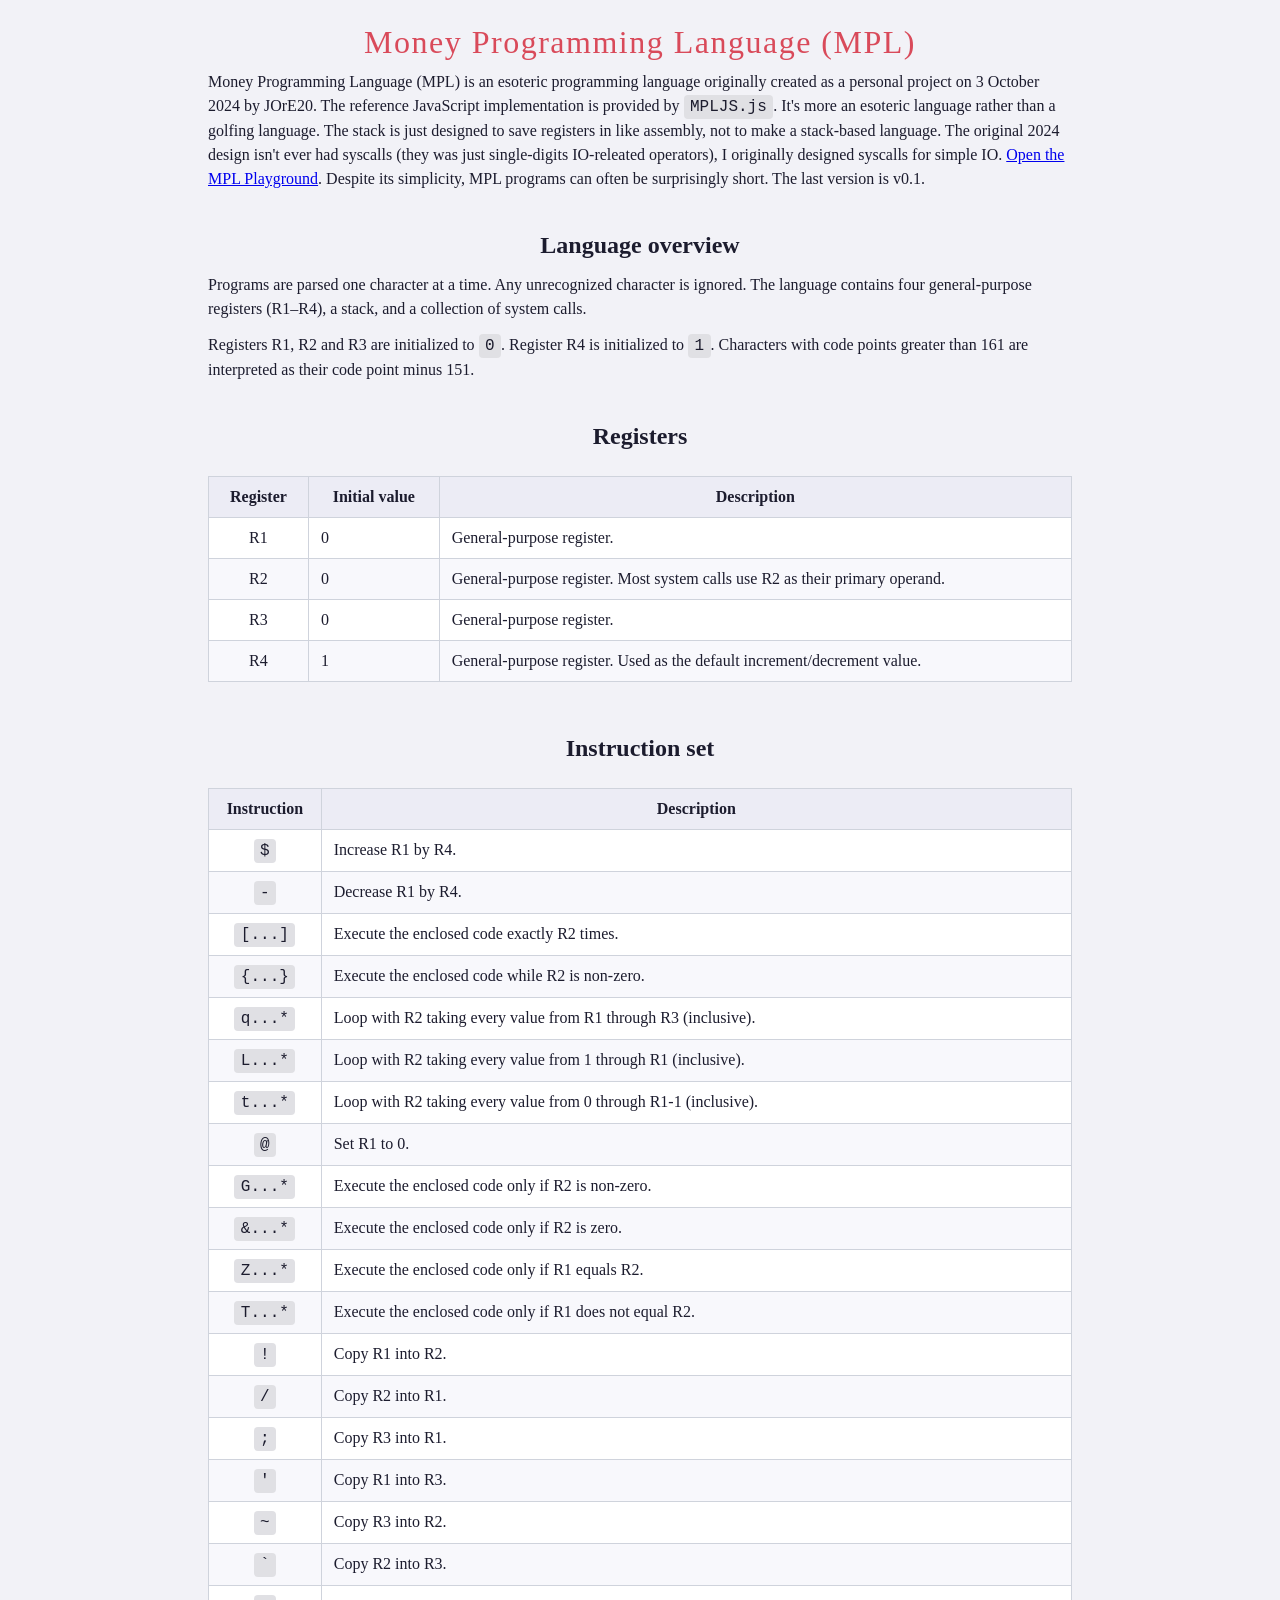
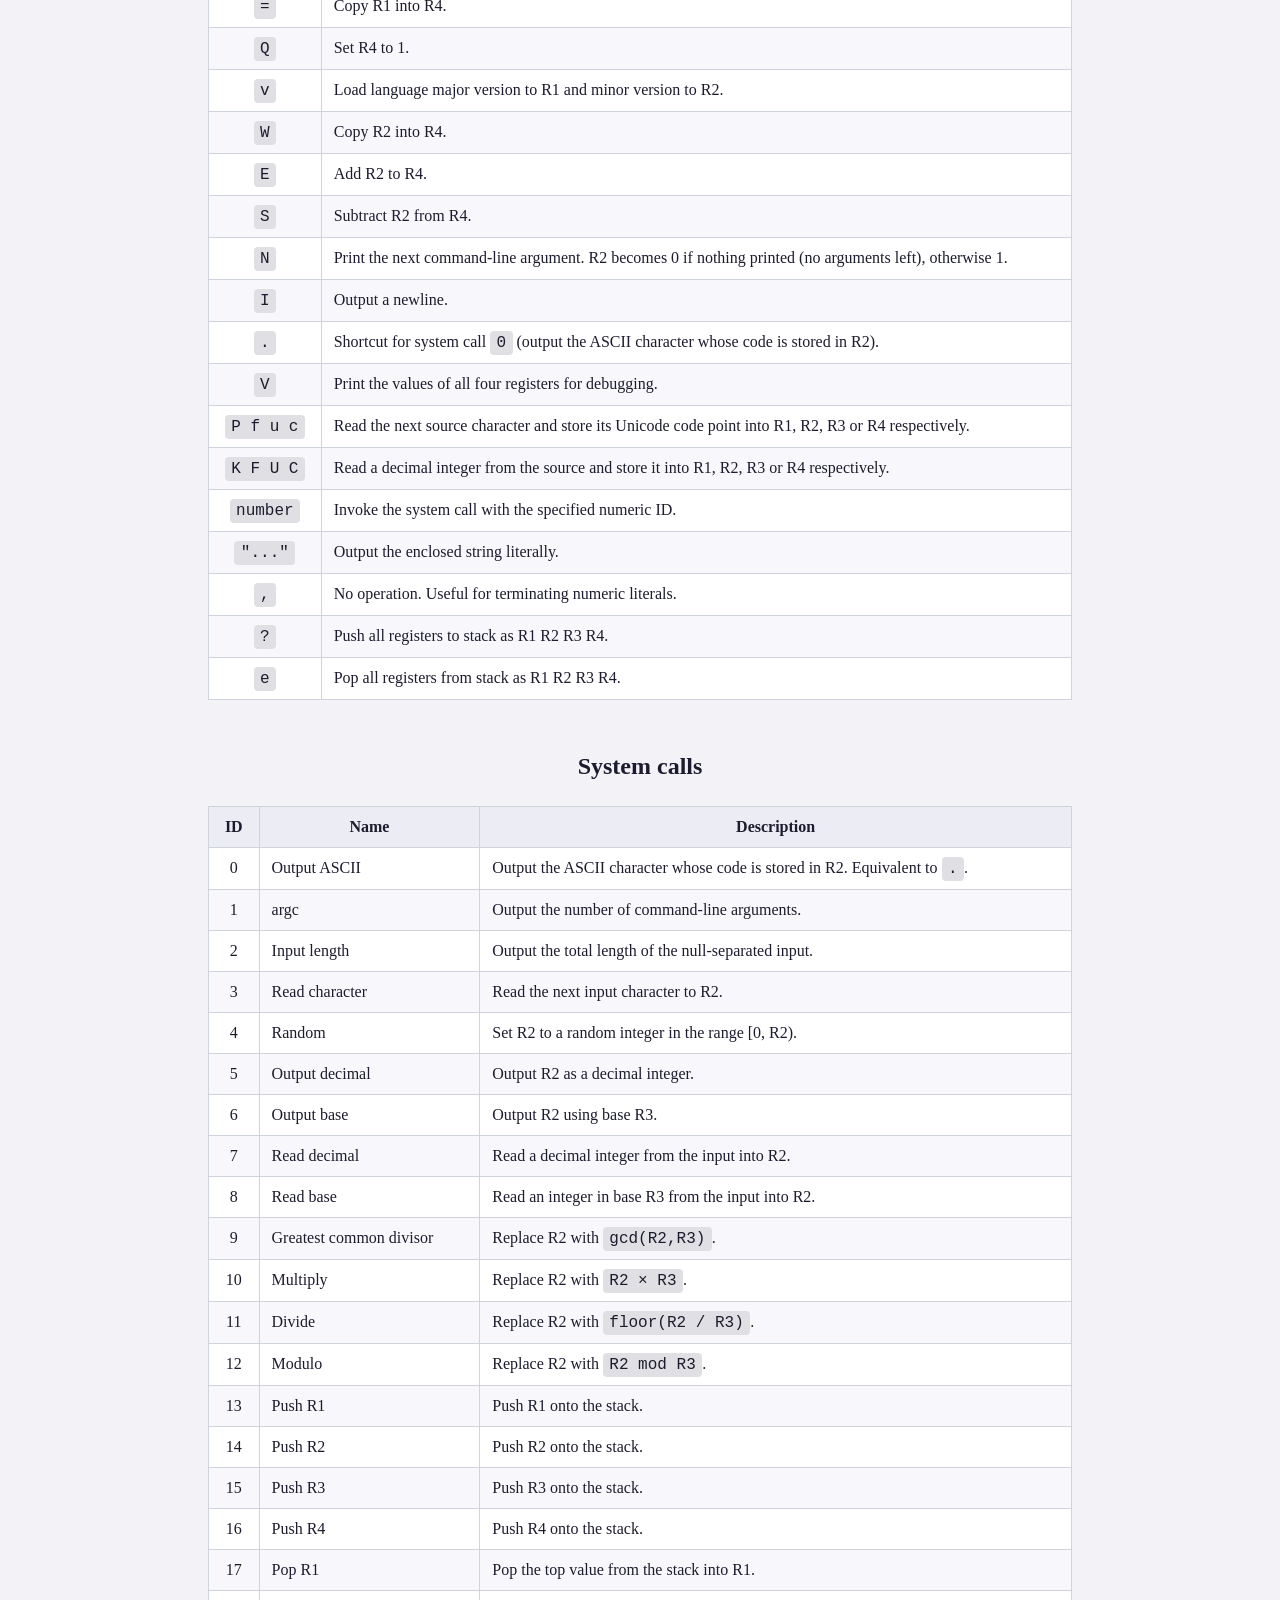
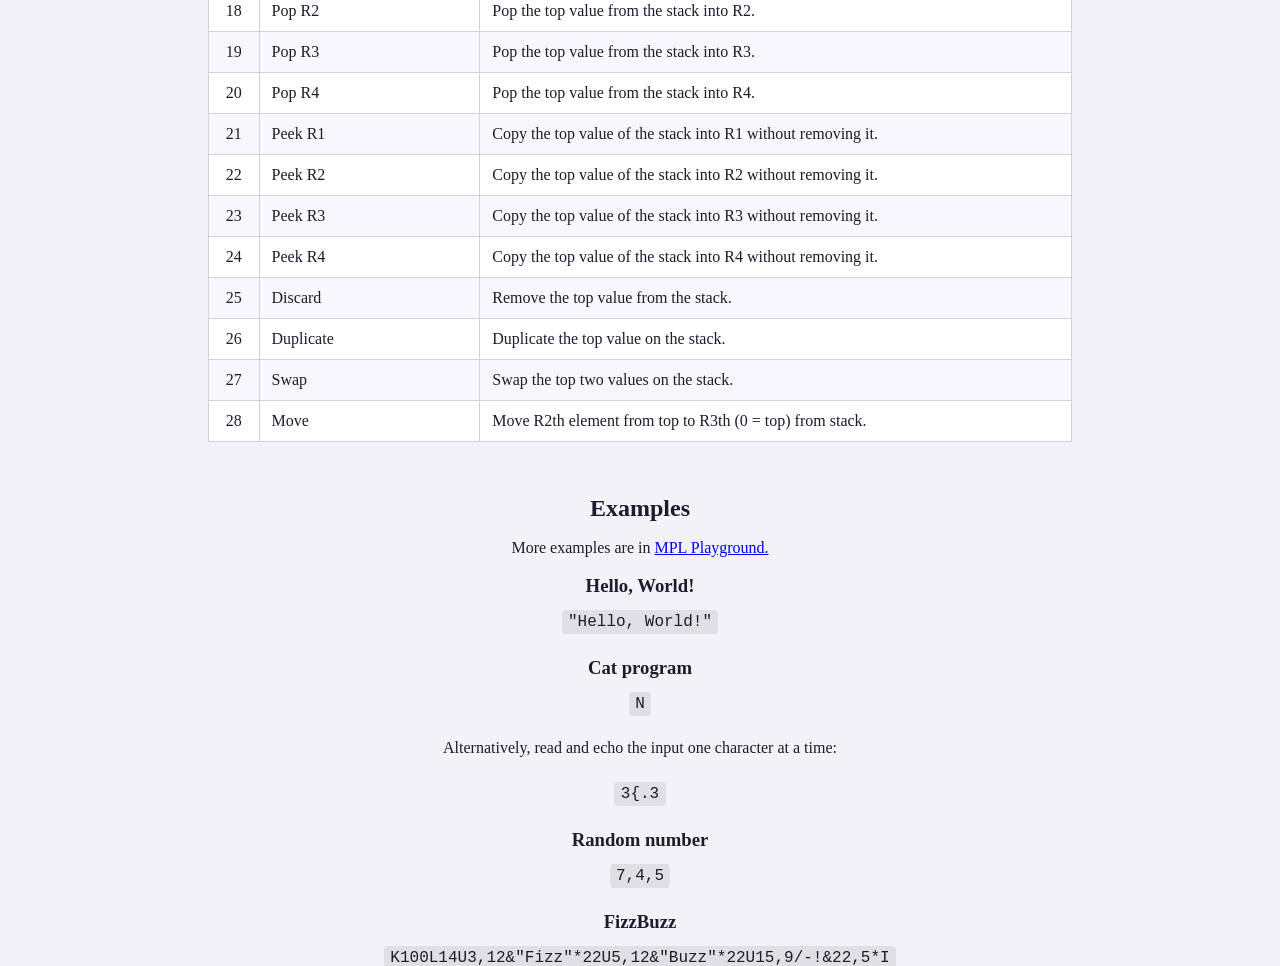
<file: mpl/mpl.html>
<!DOCTYPE html>
<html lang="en">
<head>
  <meta charset="utf-8">
  <title>Money Programming Language (MPL)</title>
  <link rel="stylesheet" href="../style.css">
  <link rel="stylesheet" href="mpl-style.css">
</head>
<body>

<h1>Money Programming Language (MPL)</h1>

<p>
Money Programming Language (MPL) is an esoteric programming language originally created as a
personal project on 3 October 2024 by JOrE20. The reference JavaScript implementation is provided by
<code>MPLJS.js</code>. It's more an esoteric language rather than a golfing language. The stack is just
designed to save registers in like assembly, not to make a stack-based language. The original 2024
design isn't ever had syscalls (they was just single-digits IO-releated operators), I originally designed syscalls
for simple IO.
<a href="mpljs.html">Open the MPL Playground</a>.
Despite its simplicity, MPL programs can often be surprisingly short. The last version is v0.1.
</p>

<h2>Language overview</h2>

<p>
Programs are parsed one character at a time. Any unrecognized character is ignored.
The language contains four general-purpose registers (R1&ndash;R4), a stack, and a collection of
system calls.
</p>

<p>
Registers R1, R2 and R3 are initialized to <code>0</code>.
Register R4 is initialized to <code>1</code>.
Characters with code points greater than 161 are interpreted as their code point minus 151.
</p>

<h2>Registers</h2>

<table class="mpl-table">
<thead>
<tr>
<th>Register</th>
<th>Initial value</th>
<th>Description</th>
</tr>
</thead>
<tbody>
<tr>
<td>R1</td>
<td>0</td>
<td>General-purpose register.</td>
</tr>
<tr>
<td>R2</td>
<td>0</td>
<td>General-purpose register. Most system calls use R2 as their primary operand.</td>
</tr>
<tr>
<td>R3</td>
<td>0</td>
<td>General-purpose register.</td>
</tr>
<tr>
<td>R4</td>
<td>1</td>
<td>General-purpose register. Used as the default increment/decrement value.</td>
</tr>
</tbody>
</table>

<h2>Instruction set</h2>

<table class="mpl-table">
<thead>
<tr>
<th>Instruction</th>
<th>Description</th>
</tr>
</thead>
<tbody>

<tr><td><code>$</code></td><td>Increase R1 by R4.</td></tr>
<tr><td><code>-</code></td><td>Decrease R1 by R4.</td></tr>
<tr><td><code>[...]</code></td><td>Execute the enclosed code exactly R2 times.</td></tr>
<tr><td><code>{...}</code></td><td>Execute the enclosed code while R2 is non-zero.</td></tr>
<tr><td><code>q...*</code></td><td>Loop with R2 taking every value from R1 through R3 (inclusive).</td></tr>
<tr><td><code>L...*</code></td><td>Loop with R2 taking every value from 1 through R1 (inclusive).</td></tr>
<tr><td><code>t...*</code></td><td>Loop with R2 taking every value from 0 through R1-1 (inclusive).</td></tr>
<tr><td><code>@</code></td><td>Set R1 to 0.</td></tr>
<tr><td><code>G...*</code></td><td>Execute the enclosed code only if R2 is non-zero.</td></tr>
<tr><td><code>&amp;...*</code></td><td>Execute the enclosed code only if R2 is zero.</td></tr>
<tr><td><code>Z...*</code></td><td>Execute the enclosed code only if R1 equals R2.</td></tr>
<tr><td><code>T...*</code></td><td>Execute the enclosed code only if R1 does not equal R2.</td></tr>
<tr><td><code>!</code></td><td>Copy R1 into R2.</td></tr>
<tr><td><code>/</code></td><td>Copy R2 into R1.</td></tr>
<tr><td><code>;</code></td><td>Copy R3 into R1.</td></tr>
<tr><td><code>'</code></td><td>Copy R1 into R3.</td></tr>
<tr><td><code>~</code></td><td>Copy R3 into R2.</td></tr>
<tr><td><code>`</code></td><td>Copy R2 into R3.</td></tr>
<tr><td><code>=</code></td><td>Copy R1 into R4.</td></tr>
<tr><td><code>Q</code></td><td>Set R4 to 1.</td></tr>
<tr><td><code>v</code></td><td>Load language major version to R1 and minor version to R2.</td></tr>
<tr><td><code>W</code></td><td>Copy R2 into R4.</td></tr>
<tr><td><code>E</code></td><td>Add R2 to R4.</td></tr>
<tr><td><code>S</code></td><td>Subtract R2 from R4.</td></tr>
<tr><td><code>N</code></td><td>Print the next command-line argument. R2 becomes 0 if nothing printed (no arguments left), otherwise 1.</td></tr>
<tr><td><code>I</code></td><td>Output a newline.</td></tr>
<tr><td><code>.</code></td><td>Shortcut for system call <code>0</code> (output the ASCII character whose code is stored in R2).</td></tr>
<tr><td><code>V</code></td><td>Print the values of all four registers for debugging.</td></tr>
<tr><td><code>P f u c</code></td><td>Read the next source character and store its Unicode code point into R1, R2, R3 or R4 respectively.</td></tr>
<tr><td><code>K F U C</code></td><td>Read a decimal integer from the source and store it into R1, R2, R3 or R4 respectively.</td></tr>
<tr><td><code>number</code></td><td>Invoke the system call with the specified numeric ID.</td></tr>
<tr><td><code>"..."</code></td><td>Output the enclosed string literally.</td></tr>
<tr><td><code>,</code></td><td>No operation. Useful for terminating numeric literals.</td></tr>
<tr><td><code>?</code></td><td>Push all registers to stack as R1 R2 R3 R4.</td></tr>
<tr><td><code>e</code></td><td>Pop all registers from stack as R1 R2 R3 R4.</td></tr>

</tbody>
</table>

<h2>System calls</h2>

<table class="mpl-table">
<thead>
<tr>
<th>ID</th>
<th>Name</th>
<th>Description</th>
</tr>
</thead>
<tbody>

<tr><td>0</td><td>Output ASCII</td><td>Output the ASCII character whose code is stored in R2. Equivalent to <code>.</code>.</td></tr>
<tr><td>1</td><td>argc</td><td>Output the number of command-line arguments.</td></tr>
<tr><td>2</td><td>Input length</td><td>Output the total length of the null-separated input.</td></tr>
<tr><td>3</td><td>Read character</td><td>Read the next input character to R2.</td></tr>
<tr><td>4</td><td>Random</td><td>Set R2 to a random integer in the range [0, R2).</td></tr>
<tr><td>5</td><td>Output decimal</td><td>Output R2 as a decimal integer.</td></tr>
<tr><td>6</td><td>Output base</td><td>Output R2 using base R3.</td></tr>
<tr><td>7</td><td>Read decimal</td><td>Read a decimal integer from the input into R2.</td></tr>
<tr><td>8</td><td>Read base</td><td>Read an integer in base R3 from the input into R2.</td></tr>
<tr><td>9</td><td>Greatest common divisor</td><td>Replace R2 with <code>gcd(R2,R3)</code>.</td></tr>
<tr><td>10</td><td>Multiply</td><td>Replace R2 with <code>R2 × R3</code>.</td></tr>
<tr><td>11</td><td>Divide</td><td>Replace R2 with <code>floor(R2 / R3)</code>.</td></tr>
<tr><td>12</td><td>Modulo</td><td>Replace R2 with <code>R2 mod R3</code>.</td></tr>
<tr><td>13</td><td>Push R1</td><td>Push R1 onto the stack.</td></tr>
<tr><td>14</td><td>Push R2</td><td>Push R2 onto the stack.</td></tr>
<tr><td>15</td><td>Push R3</td><td>Push R3 onto the stack.</td></tr>
<tr><td>16</td><td>Push R4</td><td>Push R4 onto the stack.</td></tr>
<tr><td>17</td><td>Pop R1</td><td>Pop the top value from the stack into R1.</td></tr>
<tr><td>18</td><td>Pop R2</td><td>Pop the top value from the stack into R2.</td></tr>
<tr><td>19</td><td>Pop R3</td><td>Pop the top value from the stack into R3.</td></tr>
<tr><td>20</td><td>Pop R4</td><td>Pop the top value from the stack into R4.</td></tr>
<tr><td>21</td><td>Peek R1</td><td>Copy the top value of the stack into R1 without removing it.</td></tr>
<tr><td>22</td><td>Peek R2</td><td>Copy the top value of the stack into R2 without removing it.</td></tr>
<tr><td>23</td><td>Peek R3</td><td>Copy the top value of the stack into R3 without removing it.</td></tr>
<tr><td>24</td><td>Peek R4</td><td>Copy the top value of the stack into R4 without removing it.</td></tr>
<tr><td>25</td><td>Discard</td><td>Remove the top value from the stack.</td></tr>
<tr><td>26</td><td>Duplicate</td><td>Duplicate the top value on the stack.</td></tr>
<tr><td>27</td><td>Swap</td><td>Swap the top two values on the stack.</td></tr>
<tr><td>28</td><td>Move</td><td>Move R2th element from top to R3th (0 = top) from stack.</td></tr>
</tbody>
</table>

<h2>Examples</h2>
<p>More examples are in <a href="mpljs.html">MPL Playground.</a></p>
<h3>Hello, World!</h3>
<pre><code>"Hello, World!"</code></pre>

<h3>Cat program</h3>
<pre><code>N</code></pre>

<p>Alternatively, read and echo the input one character at a time:</p>

<pre><code>3{.3</code></pre>

<h3>Random number</h3>

<pre><code>7,4,5</code></pre>

<h3>FizzBuzz</h3>

<pre><code>K100L14U3,12&amp;"Fizz"*22U5,12&amp;"Buzz"*22U15,9/-!&amp;22,5*I</code></pre>

</body>
</html>
</file>
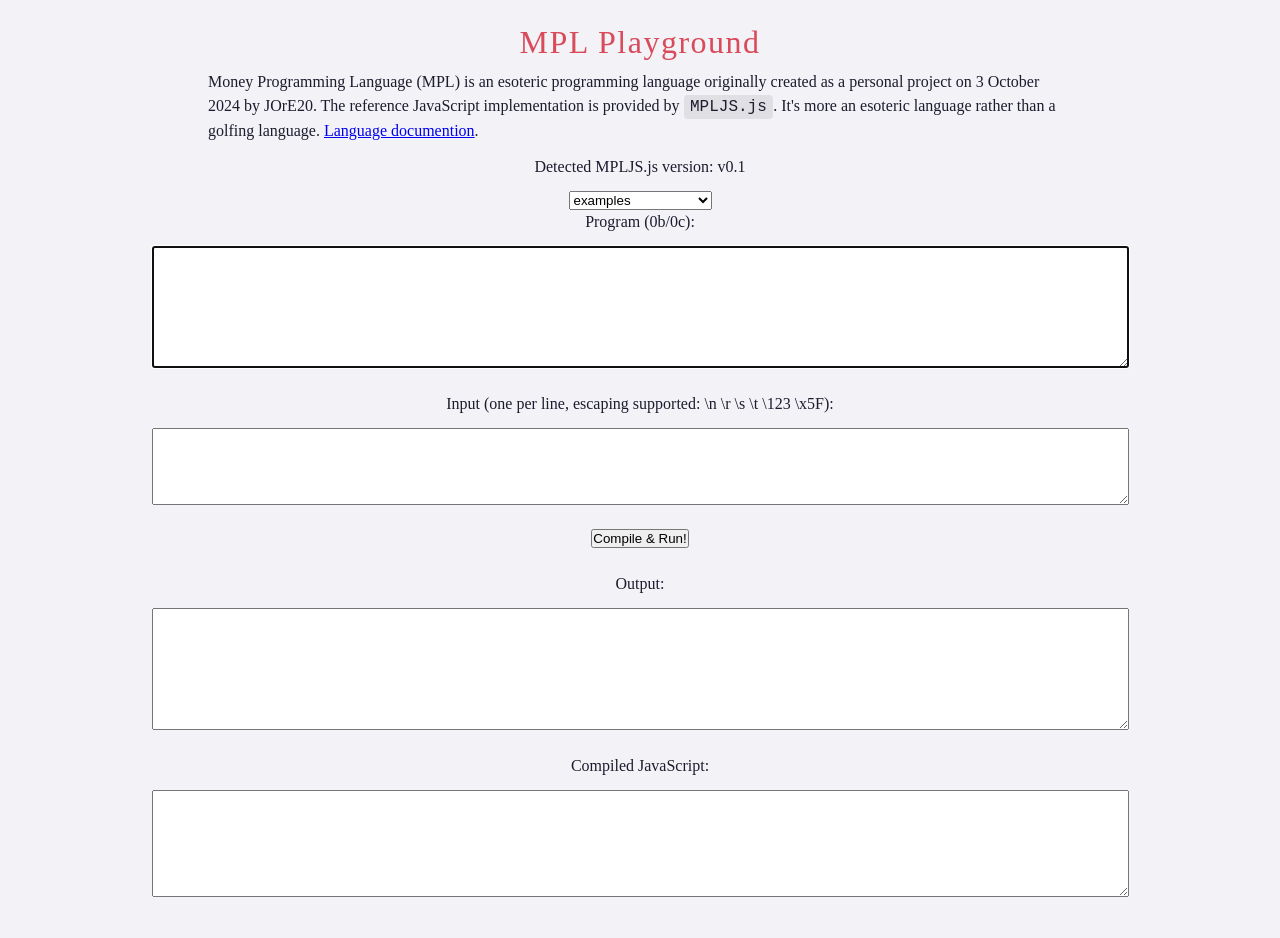
<file: mpl/mpljs.html>
<!DOCTYPE html>
<html lang="en">
<head>
  <meta charset="utf-8">
  <title>MPL Playground</title>
  <link rel="stylesheet" href="../style.css">
  <link rel="stylesheet" href="mpl-style.css">
</head>
<body>

<h1>MPL Playground</h1>

<p>
Money Programming Language (MPL) is an esoteric programming language originally created as a
personal project on 3 October 2024 by JOrE20. The reference JavaScript implementation is provided by
<code>MPLJS.js</code>. It's more an esoteric language rather than a golfing language.
<a href="mpl.html">Language documention</a>.
</p>
<p id="mpljs-error">ERROR: MPLJS.js not loaded. Check your internet connection. You can clone the site repository if you need to use this tool offline.</p>

<script src="MPLJS.js"></script>

<select name="examples" id="example-selector" style="float: right;">
    <option value="">examples</option>
    <option value='"Hello, World!'>Hello, World!
	<option value='"Hello, World!"IK10t5I*3{{.3}I3.3'>Tutorial
	<option value='K100L14U3,12&"Fizz"*22U5,12&"Buzz"*22U15,9/-!&22,5*I'>FizzBuzz
	<option value='N'>Cat program
	<option value='3{{.3}I3.3'>Full cat program
	<option value='v{'>Shortest infinite loop
	<option value='K1000000000LE*V'>Speed benchmark
	<option value='K1000L14U2,12&"Foo"*22U3,12&"Fizz"*22U5,12&"Buzz"*22U7,12&"Bar"*22U210,9/-!&22,5*I'>FooFizzBuzzBar
	
    </option>
</select>
<p id="program-label">Program (0b/0c):</p>
<textarea id="program" autofocus cols="120" rows="8"></textarea><br>
<p>Input (one per line, escaping supported: \n \r \s \t \123 \x5F):</p>
<textarea id="input" autofocus cols="120" rows="5"></textarea><br>
<button id="go">Compile &amp; Run!</button><br>
<p id="output-label">Output:</p>
<textarea id="output" readonly cols="120" rows="8"></textarea><br>
<p>Compiled JavaScript:</p>
<textarea id="compiled-js" readonly cols="120" rows="7"></textarea><br>

<script>
    const program = document.getElementById("program");
    const input = document.getElementById("input");
	const output = document.getElementById("output");
	const compiledJS = document.getElementById("compiled-js");
	const exampleSelector = document.getElementById("example-selector");
	const programLabel = document.getElementById("program-label");
	const outputLabel = document.getElementById("output-label");
    const go = document.getElementById("go");
	
	function parseInput(str) {
	    const escapes = {
		    'n': '\n',
			'r': '\r',
			's': ' ',
			't': '	'
		};
	    return str
		    .replace(/\\(\D)/gm, c => escapes[c] || c)
			.replace(/\\(\d+)/gm, c => String.fromCodePoint(parseInt(c.slice(1))))
			.replace(/\\x([0-9A-F]+)/gmi, c => String.fromCodePoint(parseInt(c.slice(1).toLowerCase(), 16)))
			.split("\n");
	}
	
	function updateSize() {
	    let chars = 0;
		for (let _ of program.value) chars++;
	    programLabel.textContent = `Program (${new Blob([program.value]).size}b/${chars}c)`;
	}
	
	program.addEventListener('input', () => {updateSize()});
	
	function formatTime(ms) {
        if (ms === undefined || ms === null) return '0ms 0µs';
        const us = Math.floor((ms % 1) * 1000);
        const totalMs = Math.floor(ms);
        const s = Math.floor(totalMs / 1000);
        const m = Math.floor(s / 60);
        const h = Math.floor(m / 60);
        const d = Math.floor(h / 24);
        const mon = Math.floor(d / 30);
        const y = Math.floor(mon / 12);
        
        const parts = [];
        if (y) parts.push(`${y}y`);
        if (mon % 12) parts.push(`${mon % 12}mon`);
        if (d % 30) parts.push(`${d % 30}d`);
        if (h % 24) parts.push(`${h % 24}h`);
        if (m % 60) parts.push(`${m % 60}m`);
        if (s % 60) parts.push(`${s % 60}s`);
        if (totalMs % 1000 || parts.length === 0) parts.push(`${totalMs % 1000}ms`);
        parts.push(`${us}µs`);
        
        return parts.join(' ');
    }
	
	go.addEventListener('click', () => {
	    if (!window.MPLJS?.compile) {alert("MPLJS.js failed to load. Check your internet connection. You can clone the site repository if you need to use this tool offline."); return}
		let code = program.value, inp = parseInput(input.value), compiled = window.MPLJS.compile(code);
		compiledJS.value = compiled;
		let start = performance.now();
		output.value = compiled(inp || []).stdout;
		let end = performance.now();
		outputLabel.textContent = `Output (runtime: ${formatTime(end - start)}):`;
	});
	
	exampleSelector.addEventListener('change', () => {
        program.value = exampleSelector.value;
		// Needed for speed benchmark to first show code
		if (exampleSelector.value !== "v{") {setTimeout(() => {go.click(); updateSize()}, 20)} else updateSize();
    });
</script>

</body>
</html>
</file>
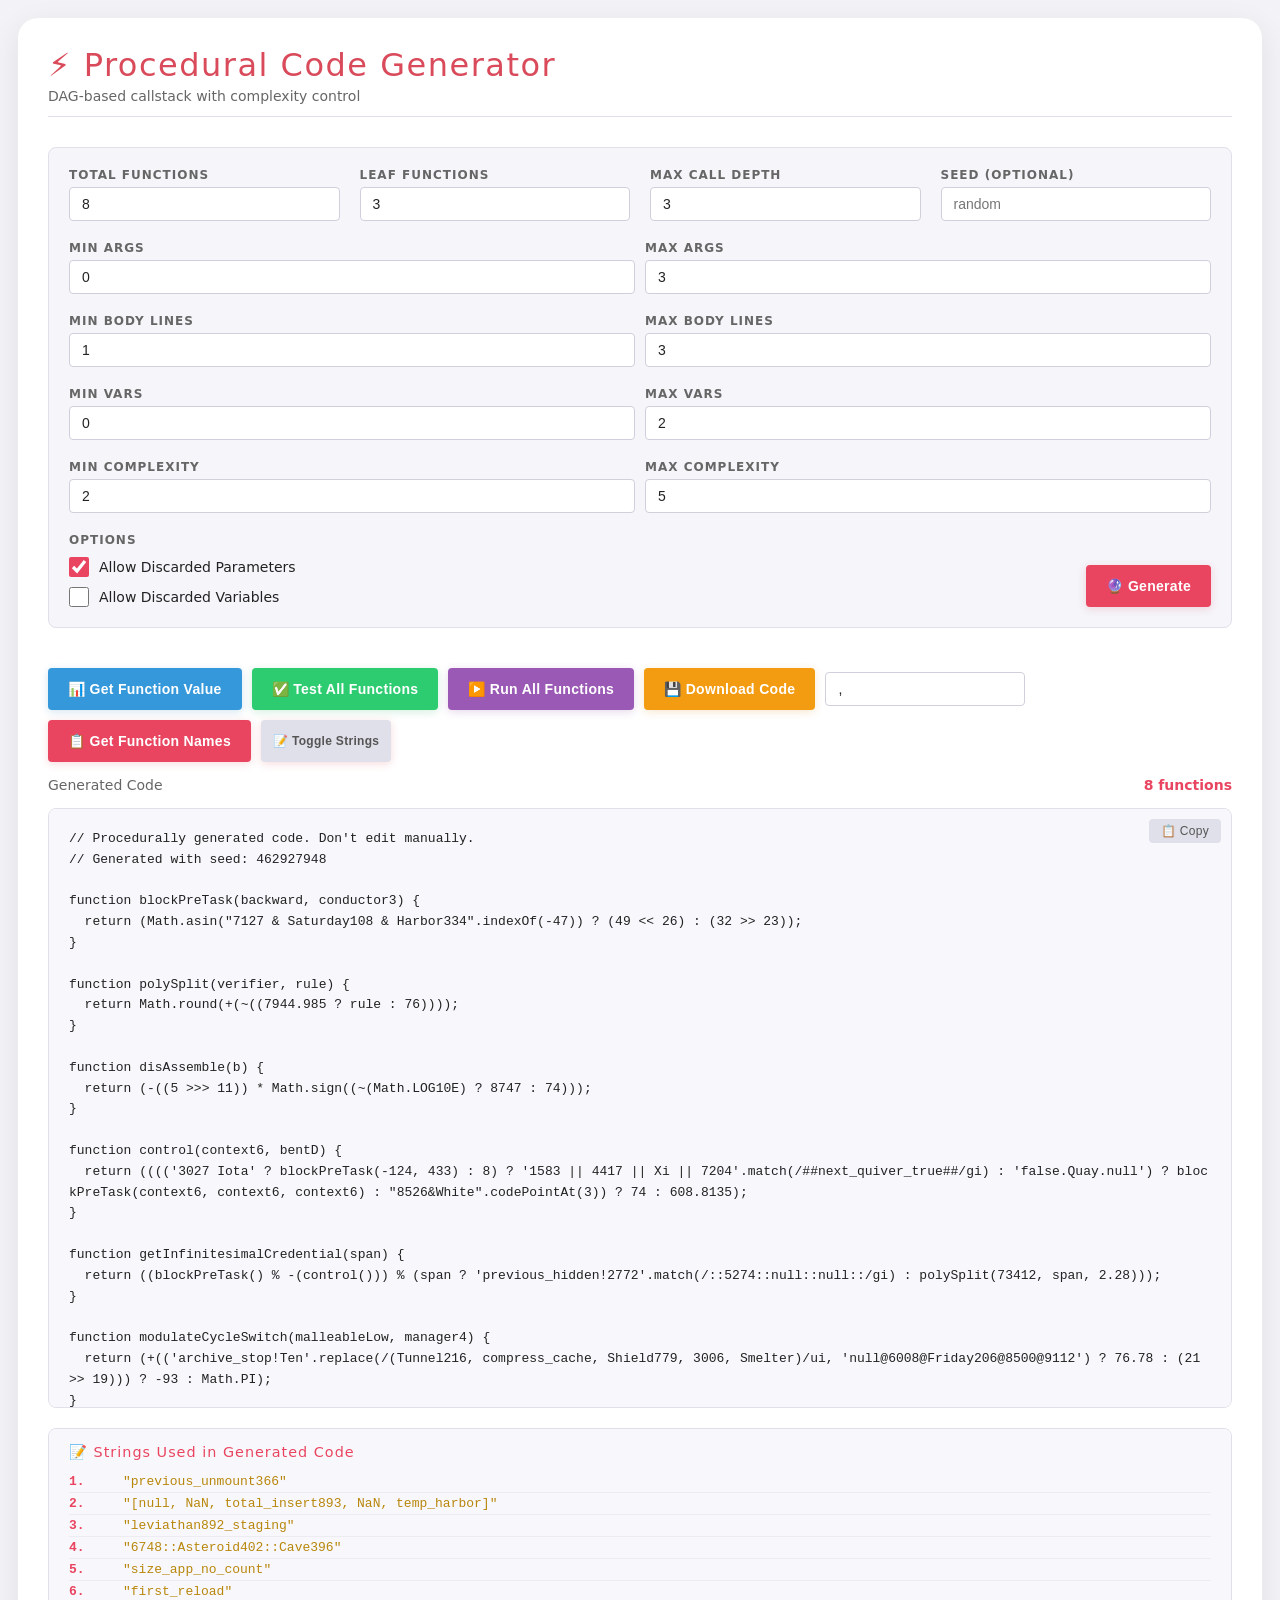
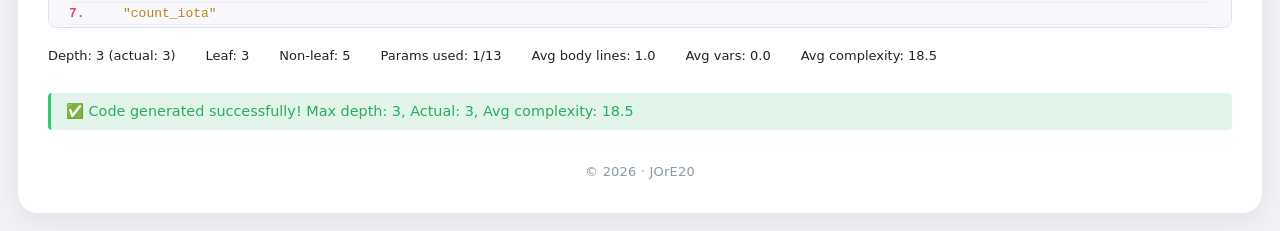
<file: pcg/generator.html>
<!DOCTYPE html>
<html lang="en">
<head>
    <meta charset="UTF-8">
    <meta name="viewport" content="width=device-width, initial-scale=1.0">
    <title>Procedural Code Generator</title>
	<link rel="stylesheet" href="../style.css">
	<link rel="stylesheet" href="pcg-styles.css">
</head>
<body>
    <div class="container">
        <h1>⚡ Procedural Code Generator</h1>
        <div class="subtitle">DAG-based callstack with complexity control</div>

        <div class="controls">
            <div class="control-group">
                <label>Total Functions</label>
                <input type="number" id="totalFuncs" value="8" min="2" max="50">
            </div>
            <div class="control-group">
                <label>Leaf Functions</label>
                <input type="number" id="leafCount" value="3" min="1" max="49">
            </div>
            <div class="control-group">
                <label>Max Call Depth</label>
                <input type="number" id="maxDepth" value="3" min="1" max="10">
            </div>
            <div class="control-group">
                <label>Seed (optional)</label>
                <input type="text" id="seedInput" placeholder="random">
            </div>
            
            <div class="param-row">
                <div class="control-group">
                    <label>Min Args</label>
                    <input type="number" id="minArgs" value="0" min="0" max="5">
                </div>
                <div class="control-group">
                    <label>Max Args</label>
                    <input type="number" id="maxArgs" value="3" min="0" max="5">
                </div>
            </div>
            
            <div class="param-row">
                <div class="control-group">
                    <label>Min Body Lines</label>
                    <input type="number" id="minBodyLines" value="1" min="1" max="10">
                </div>
                <div class="control-group">
                    <label>Max Body Lines</label>
                    <input type="number" id="maxBodyLines" value="3" min="1" max="10">
                </div>
            </div>
            
            <div class="param-row">
                <div class="control-group">
                    <label>Min Vars</label>
                    <input type="number" id="minVars" value="0" min="0" max="5">
                </div>
                <div class="control-group">
                    <label>Max Vars</label>
                    <input type="number" id="maxVars" value="2" min="0" max="5">
                </div>
            </div>
            
            <div class="param-row">
                <div class="control-group">
                    <label>Min Complexity</label>
                    <input type="number" id="minComplexity" value="2">
                </div>
                <div class="control-group">
                    <label>Max Complexity</label>
                    <input type="number" id="maxComplexity" value="5">
                </div>
            </div>
            
            <div class="control-group">
                <label>Options</label>
                <div class="checkbox-wrapper">
                    <input type="checkbox" id="allowDiscarded" checked>
                    <span>Allow Discarded Parameters</span>
                </div>
                <div class="checkbox-wrapper">
                    <input type="checkbox" id="allowDiscardedVars">
                    <span>Allow Discarded Variables</span>
                </div>
            </div>
            
            <button class="btn" id="generateBtn">🔮 Generate</button>
        </div>

        <div class="action-row">
            <div class="btn-group">
                <button class="btn btn-info" id="getValueBtn">📊 Get Function Value</button>
                <button class="btn btn-success" id="testBtn">✅ Test All Functions</button>
                <button class="btn btn-purple" id="runAllBtn">▶️ Run All Functions</button>
                <button class="btn btn-warning" id="downloadBtn">💾 Download Code</button>
            </div>
            <div class="separator-input">
                <input type="text" id="separatorInput" value=", " placeholder="Separator">
            </div>
            <button class="btn" id="getNamesBtn">📋 Get Function Names</button>
            <button class="btn toggle-strings-btn" id="toggleStringsBtn">📝 Toggle Strings</button>
        </div>

        <div class="output-section">
            <div class="output-header">
                <span>Generated Code</span>
                <span class="count" id="funcCount">0 functions</span>
            </div>
            <div class="output-container" id="outputContainer">
                <button class="copy-btn" id="copyBtn">📋 Copy</button>
                <pre id="output"><span class="comment">// Click "Generate" to create procedural code</span></pre>
            </div>
            
            <div id="stringsCardContainer" style="display:none;">
                <div class="strings-card" id="stringsCard">
                    <h4>📝 Strings Used in Generated Code</h4>
                    <ul id="stringsList"></ul>
                </div>
            </div>
            
            <div class="stats" id="stats">
                <span>Depth: <span id="depthStat">0</span></span>
                <span>Leaf: <span id="leafStat">0</span></span>
                <span>Non-leaf: <span id="nonLeafStat">0</span></span>
                <span>Params used: <span id="paramUsageStat">N/A</span></span>
                <span>Avg body lines: <span id="avgBodyLines">0</span></span>
                <span>Avg vars: <span id="avgVars">0</span></span>
                <span>Avg complexity: <span id="avgComplexity">0</span></span>
            </div>
            <div id="resultContainer"></div>
            <div id="errorContainer"></div>
        </div>
		
		    <p style="color: #8a9aa8; font-size: 13px; margin-top: 24px; text-align: center; letter-spacing: 0.2px;" id=copyright>
                © ???? · JOrE20
            </p>
    </div>

    <script src="vocab.js"></script>
    <script>
	    // ============================================================
		// Copyright update
		// ============================================================
		let updateCopyright = () => document.getElementById("copyright").textContent = `© ${new Date().getFullYear()} · JOrE20`;
		updateCopyright();
		setInterval(updateCopyright, 1000);
		
        // ============================================================
        // 1. RNG: xorshift32 + Java-style hash seeding
        // ============================================================
		
        class SeedRandom {
            constructor(seed) {
                this.seed = this.hashSeed(seed || 12345);
                for (let i = 0; i < 25; i++) this.next();
            }

            hashSeed(seed) {
                const str = String(seed);
                let hash = 0;
                for (let i = 0; i < str.length; i++) {
                    hash = ((hash << 5) - hash) + str.charCodeAt(i);
                    hash |= 0;
                }
                return Math.abs(hash) || 1;
            }

            next() {
                let x = this.seed;
                x ^= x << 13;
                x ^= x >> 17;
                x ^= x << 5;
                this.seed = x >>> 0;
                return this.seed / 4294967296;
            }

            nextInt(min, max) {
                return Math.floor(this.next() * (max - min + 1)) + min;
            }

            pick(arr) {
                return arr[this.nextInt(0, arr.length - 1)];
            }
        }

        function isRegexValid(x) {
		    try {
			    eval(x);
				return true;
			} catch (e) {
			    return false;
			}
		}
		
		function generateRegex2(rng) {
		    let regex = '/' + VOCAB.generateComplexString(rng) + '/';
	        for (let flag of "dmsuy") if (rng.next() < 0.05) regex += flag;
			for (let flag of "gi") if (rng.next() < 0.85) regex += flag;
			return regex;
		}
		
		function generateRegex(rng) {
		    let regex;
		    do {
			    regex = generateRegex2(rng);
		    } while (!isRegexValid(regex));
			return regex;
		}

        // ============================================================
        // 2. Generator Configuration
        // ============================================================
        const OPERATORS = ['+', '-', '*', '/', '%', '^', '&', '|', '||', '&&', '??'];
		const UNARY_OPERATORS = ['-', '~', '+'];
        const MATH_FUNCS = ['Math.abs', 'Math.acos', 'Math.acosh', 'Math.asin', 'Math.asinh', 'Math.atan', 'Math.atanh', 'Math.atan2', 'Math.ceil', 'Math.cbrt', 'Math.expm1', 'Math.clz32', 'Math.cos', 'Math.cosh', 'Math.exp', 'Math.floor', 'Math.fround', 'Math.hypot', 'Math.imul', 'Math.log', 'Math.log1p', 'Math.log2', 'Math.log10', 'Math.max', 'Math.min', 'Math.pow', 'Math.random', 'Math.round', 'Math.sign', 'Math.sin', 'Math.sinh', 'Math.sqrt', 'Math.tan', 'Math.tanh', 'Math.trunc', 'Math.f16round'];
        const MATH_CONSTS = ['Math.PI', 'Math.E', 'Math.LN2', 'Math.LOG2E', 'Math.LOG10E', 'Math.SQRT2', 'Math.SQRT1_2'];
        const ARRAY_METHODS = ['length', 'at', 'DIRECT_AT', 'fill', 'flat', 'includes', 'indexOf', 'hasOwnProperty', 'push', 'pop', 'shift', 'unshift', 'join', 'slice', 'concat'];
        const STRING_METHODS = ['length', 'includes', 'charAt', 'indexOf', 'DIRECT_AT', 'charCodeAt', 'charCodeAt()', 'codePointAt', 'concat', 'endsWith', 'startsWith', 'padEnd', 'padStart', 'indexOf', 'slice', 'trim'];
        const REGEX_METHODS = ['test', 'match', 'replace', 'exec', 'search'];

        // ============================================================
        // 3. Expression Generator
        // ============================================================
        let extractedStrings = [];

        function generateTerminal(rng, availableVars, depNames = []) {
            const choices = [
                // Number
                () => {
                    if (rng.next() < 0.7) {
                        return VOCAB.generateNumber(rng);
                    } else {
                        return String(rng.nextInt(1, 100));
                    }
                },
                // Variable reference
                () => {
                    if (availableVars.length === 0) return VOCAB.generateNumber(rng);
                    return rng.pick(availableVars);
                },
                // Math constant
                () => rng.pick(MATH_CONSTS),
                // Array literal
                () => {
                    const len = rng.nextInt(2, 6);
                    const arr = Array.from({ length: len }, () => parseInt(VOCAB.generateNumber(rng)));
                    const method = rng.pick(ARRAY_METHODS);
                    if (method === 'length') return `[${arr.join(', ')}].length`;
                    if (method === 'join') {
                        const str = VOCAB.generateString(rng);
                        extractedStrings.push(str);
                        return `[${arr.join(', ')}].join('${str}')`;
                    }
                    if (method === 'slice') {
                        const start = rng.nextInt(0, Math.floor(len / 2));
                        const end = rng.nextInt(start + 1, len);
                        return `[${arr.join(', ')}].slice(${start}, ${end})`;
                    }
					// Intentionally chance to use incorrect/meaningless types for fun
					if (method === 'DIRECT_AT') return `[${arr.join(', ')}][${rng.nextInt(0, len)}]`;
					if (method === 'at') return `[${arr.join(', ')}].at(${rng.nextInt(0, len)})`;
					if (method === 'fill') return `[${arr.join(', ')}].fill(${rng.next() < 0.5 ? VOCAB.generateNumber(rng) : '"' + VOCAB.generateComplexString(rng) + '"'})`;
					if (method === 'flat') return `[${arr.join(', ')}].flat(${rng.next() < 0.8 ? VOCAB.generateNumber(rng) : '"' + VOCAB.generateComplexString(rng) + '"'})`;
					if (method === 'includes') return `[${arr.join(', ')}].includes(${rng.next() < 0.5 ? VOCAB.generateNumber(rng) : '"' + VOCAB.generateComplexString(rng) + '"'})`;
					if (method === 'indexOf') return `[${arr.join(', ')}].indexOf(${rng.next() < 0.5 ? VOCAB.generateNumber(rng) : '"' + VOCAB.generateComplexString(rng) + '"'})`;
					if (method === 'hasOwnProperty') return `[${arr.join(', ')}].hasOwnProperty(${'"' + VOCAB.generateComplexString(rng) + '"'})`;
					if (method === 'push') return `[${arr.join(', ')}].push(${rng.next() < 0.5 ? VOCAB.generateNumber(rng) : '"' + VOCAB.generateComplexString(rng) + '"'})`;
					if (method === 'pop') return `[${arr.join(', ')}].pop(${rng.next() < 0.5 ? VOCAB.generateNumber(rng) : '"' + VOCAB.generateComplexString(rng) + '"'})`;
					if (method === 'shift') return `[${arr.join(', ')}].shift(${rng.next() < 0.5 ? VOCAB.generateNumber(rng) : '"' + VOCAB.generateComplexString(rng) + '"'})`;
					if (method === 'unshift') return `[${arr.join(', ')}].unshift(${rng.next() < 0.5 ? VOCAB.generateNumber(rng) : '"' + VOCAB.generateComplexString(rng) + '"'})`;
                    return `[${arr.join(', ')}]`;
                },
				// String literal
				() => {
                    const str = '"' + VOCAB.generateComplexString(rng) + '"';
                    const method = rng.pick(STRING_METHODS);
                    if (method === 'length') return `${str}.length`;
                    if (method === 'slice') {
                        const start = rng.nextInt(0, Math.floor(str.length / 2));
                        const end = rng.nextInt(start + 1, str.length);
                        return `${str}.slice(${start}, ${end})`;
                    }
					// Intentionally chance to use incorrect/meaningless types for fun, just like for arrays
					if (method === 'DIRECT_AT') return `${str}[${rng.nextInt(0, str.length)}]`;
					if (method === 'charAt') return `${str}.charAt(${rng.nextInt(0, str.length)})`;
					if (method === 'charCodeAt') return `${str}.charCodeAt(${rng.nextInt(0, str.length)})`;
					if (method === 'codePointAt') return `${str}.codePointAt(${rng.nextInt(0, str.length)})`;
					if (method === 'charCodeAt()') return `${str}.charCodeAt()`;
					if (method === 'includes') return `${str}.includes(${rng.next() < 0.5 ? VOCAB.generateNumber(rng) : '"' + VOCAB.generateComplexString(rng) + '"'})`;
					if (method === 'indexOf') return `${str}.indexOf(${rng.next() < 0.5 ? VOCAB.generateNumber(rng) : '"' + VOCAB.generateComplexString(rng) + '"'})`;
					if (method === 'concat') return `${str}.concat(${rng.next() < 0.5 ? VOCAB.generateNumber(rng) : '"' + VOCAB.generateComplexString(rng) + '"'})`;
					if (method === 'endsWith') return `${str}.endsWith(${rng.next() < 0.5 ? VOCAB.generateNumber(rng) : '"' + VOCAB.generateComplexString(rng) + '"'})`;
					if (method === 'startsWith') return `${str}.startsWith(${rng.next() < 0.5 ? VOCAB.generateNumber(rng) : '"' + VOCAB.generateComplexString(rng) + '"'})`;
					if (method === 'padEnd') return `${str}.padEnd(${rng.next() < 0.5 ? VOCAB.generateNumber(rng) : '"' + VOCAB.generateComplexString(rng) + '"'}, ${rng.next() < 0.5 ? VOCAB.generateNumber(rng) : '"' + VOCAB.generateComplexString(rng) + '"'})`;
					if (method === 'padStart') return `${str}.padStart(${rng.next() < 0.5 ? VOCAB.generateNumber(rng) : '"' + VOCAB.generateComplexString(rng) + '"'}, ${rng.next() < 0.5 ? VOCAB.generateNumber(rng) : '"' + VOCAB.generateComplexString(rng) + '"'})`;
					if (method === 'trim') return `${str}.trim(${rng.next() < 0.5 ? VOCAB.generateNumber(rng) : '"' + VOCAB.generateComplexString(rng) + '"'})`;					
                    return str;
                },
			    // Regex literal
				() => {
                    let regex = generateRegex(rng);
					let method = rng.pick(REGEX_METHODS);
                    const str = "'" + VOCAB.generateComplexString(rng) + "'";

					// Just like strings, intentional incorrect types
					if (method === 'test') return `${regex}.test(${str})`;
					if (method === 'match') return `${str}.match(${regex})`;
					if (method === 'replace') return `${str}.replace(${regex}, ${"'" + VOCAB.generateComplexString(rng) + "'"})`;
					if (method === 'exec') return `${regex}.exec(${str})`;
					if (method === 'search') return `${str}.search(${regex})`;		
                    return regex;
                },
                // String literal
                () => {
                    const str = VOCAB.generateString(rng);
                    extractedStrings.push(str);
                    return `'${str}'`;
                },
                // Bitwise operation
                () => {
                    const left = rng.nextInt(1, 50);
                    const right = rng.nextInt(1, 29);
                    const op = rng.pick(['<<', '>>', '>>>']);
                    return `(${left} ${op} ${right})`;
                }
            ];

            // If we have dependency names, occasionally call them (with args)
            if (depNames && depNames.length > 0 && rng.next() < 0.3) {
                const funcName = rng.pick(depNames);
                const numArgs = rng.nextInt(0, Math.min(3, availableVars.length + 2));
                const args = [];
                for (let i = 0; i < numArgs; i++) {
                    if (availableVars.length > 0 && rng.next() < 0.5) {
                        args.push(rng.pick(availableVars));
                    } else {
                        args.push(VOCAB.generateNumber(rng));
                    }
                }
                return `${funcName}(${args.join(', ')})`;
            }

            return rng.pick(choices)();
        }

        function generateExpression(rng, availableVars, depNames = [], depth = 0, complexity = 0, minComplexity = 1, maxComplexity = 4) {
            const maxDepth = 4;
            
            // Check if we've reached desired complexity
            const complexityMet = complexity >= minComplexity;
            const complexityMaxed = complexity >= maxComplexity;
            const depthMaxed = depth >= maxDepth;
            
            // If we've reached max depth or max complexity, generate terminal
            if (depthMaxed || complexityMaxed) {
                return generateTerminal(rng, availableVars, depNames);
            }
            
            // If complexity is met but we can still add more, sometimes stop
            if (complexityMet && rng.next() < 0.25) {
                return generateTerminal(rng, availableVars, depNames);
            }

            const patterns = [
                // Binary operation
                () => {
                    const left = generateExpression(rng, availableVars, depNames, depth + 1, complexity + 1, minComplexity, maxComplexity);
                    const right = generateExpression(rng, availableVars, depNames, depth + 1, complexity + 1, minComplexity, maxComplexity);
                    const op = rng.pick(OPERATORS);
                    return `(${left} ${op} ${right})`;
                },
				// Unary operation
                () => {
                    const value = generateExpression(rng, availableVars, depNames, depth + 1, complexity + 1, minComplexity, maxComplexity);
                    const op = rng.pick(UNARY_OPERATORS);
                    return `${op}(${value})`;
                },				
                // Math function call
                () => {
                    const func = rng.pick(MATH_FUNCS);
                    const arg = generateExpression(rng, availableVars, depNames, depth + 1, complexity + 1, minComplexity, maxComplexity);
                    return `${func}(${arg})`;
                },
                // Terminal
                () => generateTerminal(rng, availableVars, depNames),
                // Ternary
                () => {
                    const cond = generateExpression(rng, availableVars, depNames, depth + 1, complexity + 1, minComplexity, maxComplexity);
                    const t = generateTerminal(rng, availableVars, depNames);
                    const f = generateTerminal(rng, availableVars, depNames);
                    return `(${cond} ? ${t} : ${f})`;
                }
            ];

            return rng.pick(patterns)();
        }

        // ============================================================
        // 4. DAG-based Callstack Management
        // ============================================================
        function buildFunctionDAG(totalFuncs, leafCount, maxDepth, rng) {
            const nonLeafCount = totalFuncs - leafCount;
            
            const depths = [];
            for (let i = 0; i < nonLeafCount; i++) {
                let depth;
                if (i < maxDepth && i < nonLeafCount) {
                    depth = i + 1;
                } else {
                    depth = rng.nextInt(1, maxDepth);
                }
                depth = Math.min(depth, maxDepth);
                depths.push(depth);
            }
            
            for (let i = depths.length - 1; i > 0; i--) {
                const j = rng.nextInt(0, i);
                [depths[i], depths[j]] = [depths[j], depths[i]];
            }
            
            const nodes = [];
            
            for (let i = 0; i < leafCount; i++) {
                nodes.push({
                    id: i,
                    name: null,
                    depth: 0,
                    isLeaf: true,
                    deps: []
                });
            }
            
            let nodeId = leafCount;
            for (let i = 0; i < nonLeafCount; i++) {
                const depth = depths[i];
                nodes.push({
                    id: nodeId++,
                    name: null,
                    depth: depth,
                    isLeaf: false,
                    deps: []
                });
            }
            
            for (let i = leafCount; i < nodes.length; i++) {
                const node = nodes[i];
                const currentDepth = node.depth;
                
                const availableTargets = nodes.filter(n => n.depth < currentDepth);
                
                if (availableTargets.length === 0) {
                    const leafTargets = nodes.filter(n => n.isLeaf);
                    if (leafTargets.length > 0) {
                        node.deps.push(leafTargets[rng.nextInt(0, leafTargets.length - 1)].id);
                    }
                } else {
                    const numDeps = rng.nextInt(1, Math.min(3, availableTargets.length));
                    const shuffled = [...availableTargets];
                    for (let j = shuffled.length - 1; j > 0; j--) {
                        const k = rng.nextInt(0, j);
                        [shuffled[j], shuffled[k]] = [shuffled[k], shuffled[j]];
                    }
                    for (let j = 0; j < numDeps; j++) {
                        node.deps.push(shuffled[j % shuffled.length].id);
                    }
                }
            }
            
            return nodes;
        }

        // ============================================================
        // 5. Function Generator
        // ============================================================
        function generateFunctionFromDAG(rng, node, allNodes, minArgs, maxArgs, allowDiscarded, allowDiscardedVars, minBodyLines, maxBodyLines, minVars, maxVars, minComplexity, maxComplexity) {
            let paramCount;
            let params = [];
            let paramNames = [];
            let usedParamNames = new Set();
            let bodyLines = [];
            let body;
            let locals = [];
            let localNames = [];
            let bodyCode = [];
            let allVars = [];
            let attempts = 0;
            const maxAttempts = 1000;

            const name = node.name;
            const isLeaf = node.isLeaf;
            const deps = node.deps;
            
            const depNames = deps.map(id => allNodes.find(n => n.id === id).name);

            do {
                attempts++;
                paramCount = rng.nextInt(minArgs, maxArgs);
                params = [];
                paramNames = [];
                usedParamNames = new Set();

                for (let i = 0; i < paramCount; i++) {
                    const p = VOCAB.generateParamName(rng, usedParamNames);
                    params.push(p);
                    paramNames.push(p);
                }

                locals = [];
                localNames = [];
                const usedLocalNames = new Set();

                const numLocals = rng.nextInt(minVars, maxVars);

                for (let i = 0; i < numLocals; i++) {
                    let vname = VOCAB.generateVarName(rng, usedLocalNames);
					if (paramNames.includes(vname)) vname += rng.nextInt(1, 99).toString();
                    const init = generateTerminal(rng, [...paramNames, ...localNames], depNames);
                    locals.push(`let ${vname} = ${init};`);
                    localNames.push(vname);
                }

                const available = [...paramNames, ...localNames];

                const numBodyLines = rng.nextInt(minBodyLines, maxBodyLines);
                bodyLines = [];

                for (let i = 0; i < numBodyLines; i++) {
                    if (isLeaf) {
                        bodyLines.push(generateExpression(rng, available, depNames, 0, 0, minComplexity, maxComplexity));
                    } else {
                        if (depNames.length === 0) {
                            bodyLines.push(generateExpression(rng, available, depNames, 0, 0, minComplexity, maxComplexity));
                        } else {
                            // Use expression with complexity for non-leaf too, but include function calls
                            const expr = generateExpression(rng, available, depNames, 0, 0, minComplexity, maxComplexity);
                            bodyLines.push(expr);
                        }
                    }
                }

                bodyCode = [];
                allVars = [...localNames];
                
                for (let i = 0; i < bodyLines.length - 1; i++) {
                    let varName = VOCAB.generateVarName(rng, new Set([...localNames, ...paramNames]));
					if (paramNames.includes(varName)) varName += rng.nextInt(1, 99).toString();
                    bodyCode.push(`let ${varName} = ${bodyLines[i]};`);
                    localNames.push(varName);
                    allVars.push(varName);
                }
                
                body = bodyLines[bodyLines.length - 1];

                let allParamsUsed = true;
                if (!allowDiscarded) {
                    allParamsUsed = paramNames.every(p => body.includes(p) || bodyCode.some(line => line.includes(p)));
                }

                let allVarsUsed = true;
                if (!allowDiscardedVars) {
                    allVarsUsed = allVars.every(v => body.includes(v));
                }

                if (allowDiscarded && allowDiscardedVars) break;
                if (allParamsUsed && allVarsUsed) break;

                if (attempts > maxAttempts) {
                    if (paramNames.length === 0 && allVars.length === 0) break;
                    let expr = '';
                    const allNames = [...paramNames, ...allVars];
                    if (allNames.length > 0) {
                        expr = allNames[0];
                        for (let i = 1; i < allNames.length; i++) {
                            const op = rng.pick(['+', '-', '*', '/']);
                            expr = `(${expr} ${op} ${allNames[i]})`;
                        }
                    } else {
                        expr = '0';
                    }
                    body = expr;
                    bodyCode = [];
                    break;
                }

            } while ((!allowDiscarded || !allowDiscardedVars) && attempts < maxAttempts);

            const paramStr = params.join(', ');

            let bodyParts = [];

            if (locals.length > 0) {
                bodyParts.push('  ' + locals.join('\n  '));
            }

            if (bodyCode.length > 0) {
                bodyParts.push('  ' + bodyCode.join('\n  '));
            }

            bodyParts.push(`  return ${body};`);

            const bodyStr = bodyParts.length > 0 ? '\n' + bodyParts.join('\n') + '\n' : '';

            const code = `function ${name}(${paramStr}) {${bodyStr}}`;

            const usedParams = paramNames.filter(p => body.includes(p) || bodyCode.some(line => line.includes(p)));
            const usedVars = allVars.filter(v => body.includes(v));

            // Calculate actual complexity of the final expression
            const complexityScore = body.split(/[+\-*/%^&|()]/).length + (body.match(/Math\.\w+/g) || []).length * 2;

            return {
                code: code,
                usedAllParams: paramNames.length === 0 || usedParams.length === paramNames.length,
                usedAllVars: allVars.length === 0 || usedVars.length === allVars.length,
                paramCount: paramCount,
                paramNames: paramNames,
                name: name,
                bodyLines: bodyLines.length,
                varsUsed: locals.length + bodyCode.length,
                totalVars: allVars.length,
                usedParams: usedParams.length,
                totalParams: paramNames.length,
                usedVars: usedVars.length,
                allVars: allVars,
                depth: node.depth,
                deps: depNames,
                complexity: complexityScore
            };
        }

        // ============================================================
        // 6. Main Generator
        // ============================================================
        let lastGeneratedCode = '';
        let lastFunctionNames = [];
        let lastStats = {};

        function generateCode(totalFuncs, leafCount, maxDepth, seed, minArgs, maxArgs, allowDiscarded, allowDiscardedVars, minBodyLines, maxBodyLines, minVars, maxVars, minComplexity, maxComplexity) {
            if (totalFuncs < 2) throw new Error('Total functions must be at least 2');
            if (leafCount < 1) throw new Error('Leaf count must be at least 1');
            if (leafCount >= totalFuncs) throw new Error('Leaf count must be less than total functions');
            if (maxDepth < 1) throw new Error('Max depth must be at least 1');
            if (minArgs > maxArgs) throw new Error('Min args cannot be greater than max args');
            if (minArgs < 0) throw new Error('Min args cannot be negative');
            if (minBodyLines < 1) throw new Error('Min body lines must be at least 1');
            if (minBodyLines > maxBodyLines) throw new Error('Min body lines cannot exceed max body lines');
            if (minVars < 0) throw new Error('Min vars cannot be negative');
            if (minVars > maxVars) throw new Error('Min vars cannot exceed max vars');
            if (minComplexity < 1) throw new Error('Min complexity must be at least 1');
            if (minComplexity > maxComplexity) throw new Error('Min complexity cannot exceed max complexity');

            const rng = new SeedRandom(seed);
            extractedStrings = [];

            const nodes = buildFunctionDAG(totalFuncs, leafCount, maxDepth, rng);
            
            const usedNames = new Set();
            for (let i = 0; i < nodes.length; i++) {
                let name;
                let attempts = 0;
                do {
                    name = VOCAB.generateFunctionName(rng);
                    attempts++;
                    if (attempts > 10000) name = `func_${i}`;
                } while (usedNames.has(name));
                usedNames.add(name);
                nodes[i].name = name;
            }

            const functions = [];
            const functionData = [];
            let totalParams = 0;
            let usedParams = 0;
            let totalBodyLines = 0;
            let totalVars = 0;
            let totalComplexity = 0;
            let maxActualDepth = 0;
            const allNames = nodes.map(n => n.name);

            const sortedNodes = [...nodes].sort((a, b) => a.depth - b.depth);

            for (const node of sortedNodes) {
                const result = generateFunctionFromDAG(
                    rng, node, nodes,
                    minArgs, maxArgs, allowDiscarded, allowDiscardedVars,
                    minBodyLines, maxBodyLines, minVars, maxVars,
                    minComplexity, maxComplexity
                );
                functions.push(result.code);
                totalParams += result.paramCount;
                if (result.usedAllParams) usedParams += result.paramCount;
                totalBodyLines += result.bodyLines;
                totalVars += result.varsUsed;
                totalComplexity += result.complexity;
                if (result.depth > maxActualDepth) maxActualDepth = result.depth;
                functionData.push(result);
            }

            const paramUsage = totalParams > 0 ? `${usedParams}/${totalParams}` : 'N/A';
            const avgBodyLines = (totalBodyLines / totalFuncs).toFixed(1);
            const avgVars = (totalVars / totalFuncs).toFixed(1);
            const avgComplexity = (totalComplexity / totalFuncs).toFixed(1);
            const nonLeafCount = totalFuncs - leafCount;

            const header = `// Procedurally generated code. Don't edit manually.\n// Generated with seed: ${seed}\n\n`;
            const body = functions.join('\n\n');
            const code = header + body;

            lastGeneratedCode = code;
            lastFunctionNames = allNames;
            lastStats = {
                total: totalFuncs,
                leaf: leafCount,
                nonLeaf: nonLeafCount,
                maxDepth: maxDepth,
                actualMaxDepth: maxActualDepth,
                seed: seed,
                names: allNames,
                paramUsage: paramUsage,
                functionData: functionData,
                avgBodyLines: avgBodyLines,
                avgVars: avgVars,
                avgComplexity: avgComplexity,
                strings: extractedStrings
            };

            return {
                code: code,
                stats: lastStats
            };
        }

        // ============================================================
        // 7. Features
        // ============================================================
        function getFunctionValue(functionName) {
            if (!lastGeneratedCode) {
                throw new Error('No code generated yet. Click "Generate" first.');
            }
            
            if (!lastFunctionNames.includes(functionName)) {
                throw new Error(`Function "${functionName}" not found. Available: ${lastFunctionNames.join(', ')}`);
            }

            try {
                const fn = new Function(`
                    ${lastGeneratedCode}
                    return ${functionName}();
                `);
                const startTime = performance.now();
                const result = fn();
                const endTime = performance.now();
                
                return {
                    success: true,
                    functionName: functionName,
                    result: result,
                    time: (endTime - startTime).toFixed(2) + 'ms',
                    type: typeof result
                };
            } catch (e) {
                return {
                    success: false,
                    functionName: functionName,
                    error: e.message,
                    stack: e.stack
                };
            }
        }

        function runAllFunctions() {
            if (!lastGeneratedCode || lastFunctionNames.length === 0) {
                throw new Error('No code generated yet. Click "Generate" first.');
            }

            const results = [];

            for (const name of lastFunctionNames) {
                const result = getFunctionValue(name);
                results.push(result);
            }

            const passed = results.filter(r => r.success).length;
            const total = results.length;

            let html = `<div class="results-grid">`;
            for (const r of results) {
                const statusClass = r.success ? 'success' : 'error';
                html += `<div class="result-item ${statusClass}">`;
                html += `<div class="fn-name">${r.functionName}()</div>`;
                if (r.success) {
                    html += `<div class="fn-result">→ ${JSON.stringify(r.result)}</div>`;
                    html += `<div class="fn-time">${r.time} • ${r.type}</div>`;
                } else {
                    html += `<div class="fn-error">❌ ${r.error}</div>`;
                }
                html += `</div>`;
            }
            html += `</div>`;
            html += `<div style="margin-top:10px;color:#888;font-size:13px;">✅ ${passed}/${total} passed</div>`;

            return {
                html: html,
                passed: passed,
                total: total,
                results: results
            };
        }

        function testAllFunctions() {
            if (!lastGeneratedCode || lastFunctionNames.length === 0) {
                throw new Error('No code generated yet. Click "Generate" first.');
            }

            const results = [];
            let allPassed = true;

            for (const name of lastFunctionNames) {
                const result = getFunctionValue(name);
                results.push(result);
                if (!result.success) allPassed = false;
            }

            const passed = results.filter(r => r.success).length;
            const total = results.length;
            const totalTime = results.reduce((sum, r) => {
                if (r.success) return sum + parseFloat(r.time);
                return sum;
            }, 0);

            return {
                allPassed: allPassed,
                passed: passed,
                total: total,
                totalTime: totalTime.toFixed(2) + 'ms',
                averageTime: (totalTime / passed).toFixed(2) + 'ms',
                results: results
            };
        }

        function getFunctionNames(separator) {
            if (!lastFunctionNames || lastFunctionNames.length === 0) {
                throw new Error('No functions generated yet. Click "Generate" first.');
            }
            return lastFunctionNames.join(separator || ', ');
        }

        function downloadCode() {
            if (!lastGeneratedCode) {
                throw new Error('No code generated yet. Click "Generate" first.');
            }

            const blob = new Blob([lastGeneratedCode], { type: 'text/javascript' });
            const url = URL.createObjectURL(blob);
            const a = document.createElement('a');
            a.href = url;
            a.download = `generated_code_${Date.now()}.js`;
            document.body.appendChild(a);
            a.click();
            document.body.removeChild(a);
            URL.revokeObjectURL(url);
        }

        function renderStrings(strings) {
            const container = document.getElementById('stringsCardContainer');
            const list = document.getElementById('stringsList');
            
            if (!strings || strings.length === 0) {
                container.style.display = 'none';
                return;
            }

            const unique = [...new Set(strings)];
            list.innerHTML = unique.map((str, i) => 
                `<li><span class="string-index">${i + 1}.</span><span class="string-value">"${str}"</span></li>`
            ).join('');
            container.style.display = 'block';
        }

        // ============================================================
        // 8. UI Handlers
        // ============================================================
        const outputEl = document.getElementById('output');
        const funcCountEl = document.getElementById('funcCount');
        const depthStatEl = document.getElementById('depthStat');
        const leafStatEl = document.getElementById('leafStat');
        const nonLeafStatEl = document.getElementById('nonLeafStat');
        const paramUsageStatEl = document.getElementById('paramUsageStat');
        const avgBodyLinesEl = document.getElementById('avgBodyLines');
        const avgVarsEl = document.getElementById('avgVars');
        const avgComplexityEl = document.getElementById('avgComplexity');
        const errorContainer = document.getElementById('errorContainer');
        const resultContainer = document.getElementById('resultContainer');
        const copyBtn = document.getElementById('copyBtn');

        function displayResult(message, type) {
            resultContainer.innerHTML = `<div class="${type}">${message}</div>`;
        }

        function generate() {
            const total = parseInt(document.getElementById('totalFuncs').value);
            const leaf = parseInt(document.getElementById('leafCount').value);
            const maxDepth = parseInt(document.getElementById('maxDepth').value);
            const minArgs = parseInt(document.getElementById('minArgs').value);
            const maxArgs = parseInt(document.getElementById('maxArgs').value);
            const minBodyLines = parseInt(document.getElementById('minBodyLines').value);
            const maxBodyLines = parseInt(document.getElementById('maxBodyLines').value);
            const minVars = parseInt(document.getElementById('minVars').value);
            const maxVars = parseInt(document.getElementById('maxVars').value);
            const minComplexity = parseInt(document.getElementById('minComplexity').value);
            const maxComplexity = parseInt(document.getElementById('maxComplexity').value);
            const allowDiscarded = document.getElementById('allowDiscarded').checked;
            const allowDiscardedVars = document.getElementById('allowDiscardedVars').checked;
            const seedInput = document.getElementById('seedInput').value.trim();

            let seed;
            if (seedInput === '') {
                seed = Math.floor(Math.random() * 2147483647);
            } else {
                const parsed = Number(seedInput);
                seed = !isNaN(parsed) ? parsed : (() => {
                    let hash = 0;
                    for (let i = 0; i < seedInput.length; i++) {
                        hash = ((hash << 5) - hash) + seedInput.charCodeAt(i);
                        hash |= 0;
                    }
                    return Math.abs(hash) || 1;
                })();
            }

            errorContainer.innerHTML = '';
            resultContainer.innerHTML = '';

            try {
                const result = generateCode(total, leaf, maxDepth, seed, minArgs, maxArgs, allowDiscarded, allowDiscardedVars, minBodyLines, maxBodyLines, minVars, maxVars, minComplexity, maxComplexity);
                outputEl.textContent = result.code;
                funcCountEl.textContent = `${result.stats.total} functions`;
                depthStatEl.textContent = `${result.stats.maxDepth} (actual: ${result.stats.actualMaxDepth})`;
                leafStatEl.textContent = result.stats.leaf;
                nonLeafStatEl.textContent = result.stats.nonLeaf;
                paramUsageStatEl.textContent = result.stats.paramUsage;
                avgBodyLinesEl.textContent = result.stats.avgBodyLines;
                avgVarsEl.textContent = result.stats.avgVars;
                avgComplexityEl.textContent = result.stats.avgComplexity;
                
                renderStrings(result.stats.strings);
                displayResult(`✅ Code generated successfully! Max depth: ${result.stats.maxDepth}, Actual: ${result.stats.actualMaxDepth}, Avg complexity: ${result.stats.avgComplexity}`, 'success');
            } catch (e) {
                errorContainer.innerHTML = `<div class="error">❌ ${e.message}</div>`;
                outputEl.textContent = '// Error generating code';
            }
        }

        // Toggle strings visibility
        document.getElementById('toggleStringsBtn').addEventListener('click', () => {
            const container = document.getElementById('stringsCardContainer');
            if (container.style.display === 'none') {
                container.style.display = 'block';
            } else {
                container.style.display = 'none';
            }
        });

        // Get Function Value
        document.getElementById('getValueBtn').addEventListener('click', () => {
            const functionName = prompt('Enter function name to evaluate:', lastFunctionNames[0] || '');
            if (!functionName) return;

            try {
                const result = getFunctionValue(functionName);
                if (result.success) {
                    displayResult(
                        `📊 ${result.functionName}() = ${JSON.stringify(result.result)} (${result.type}) [${result.time}]`,
                        'success'
                    );
                } else {
                    displayResult(`❌ ${result.functionName}() failed: ${result.error}`, 'error');
                }
            } catch (e) {
                displayResult(`❌ Error: ${e.message}`, 'error');
            }
        });

        // Test All Functions
        document.getElementById('testBtn').addEventListener('click', () => {
            try {
                const result = testAllFunctions();
                if (result.allPassed) {
                    displayResult(
                        `✅ All ${result.total} functions passed! (${result.passed}/${result.total}) [Total: ${result.totalTime}, Avg: ${result.averageTime}]`,
                        'success'
                    );
                } else {
                    const failed = result.results.filter(r => !r.success);
                    const failedNames = failed.map(r => r.functionName).join(', ');
                    displayResult(
                        `❌ ${result.passed}/${result.total} functions passed. Failed: ${failedNames}`,
                        'error'
                    );
                }
            } catch (e) {
                displayResult(`❌ Error: ${e.message}`, 'error');
            }
        });

        // Run All Functions
        document.getElementById('runAllBtn').addEventListener('click', () => {
            try {
                const result = runAllFunctions();
                displayResult(result.html, 'success');
            } catch (e) {
                displayResult(`❌ Error: ${e.message}`, 'error');
            }
        });

        // Get Function Names
        document.getElementById('getNamesBtn').addEventListener('click', () => {
            const separator = document.getElementById('separatorInput').value;
            try {
                const names = getFunctionNames(separator);
                displayResult(`📋 Function names: ${names}`, 'success');
            } catch (e) {
                displayResult(`❌ Error: ${e.message}`, 'error');
            }
        });

        // Download Code
        document.getElementById('downloadBtn').addEventListener('click', () => {
            try {
                downloadCode();
                displayResult('💾 Code downloaded successfully!', 'success');
            } catch (e) {
                displayResult(`❌ Error: ${e.message}`, 'error');
            }
        });

        // Copy
        copyBtn.addEventListener('click', () => {
            const code = outputEl.textContent;
            if (code && !code.startsWith('// Error')) {
                navigator.clipboard.writeText(code).then(() => {
                    copyBtn.textContent = '✅ Copied!';
                    setTimeout(() => copyBtn.textContent = '📋 Copy', 1500);
                }).catch(() => {
                    const range = document.createRange();
                    range.selectNode(outputEl);
                    window.getSelection().removeAllRanges();
                    window.getSelection().addRange(range);
                    document.execCommand('copy');
                    copyBtn.textContent = '✅ Copied!';
                    setTimeout(() => copyBtn.textContent = '📋 Copy', 1500);
                });
            }
        });

        // Generate on load
        document.getElementById('generateBtn').addEventListener('click', generate);
        window.addEventListener('load', generate);

        document.querySelectorAll('input').forEach(input => {
            input.addEventListener('keydown', (e) => {
                if (e.key === 'Enter') generate();
            });
        });
    </script>
</body>
</html>
</file>
<file: style.css>
* { box-sizing: border-box; margin: 0; padding: 0; }
body {
    font-family: 'Segoe UI', Roboto, system-ui, -apple-system, sans-serif;
    background: #f2f2f7;
    color: #1c1c2e;
    padding: 18px;
    min-height: 100vh;
    display: flex;
    flex-direction: column;
    align-items: center;
}
.container {
    max-width: 1260px;
    width: 100%;
    background: #ffffff;
    border-radius: 20px;
    padding: 28px 30px 34px;
    box-shadow: 0 8px 30px rgba(0,0,0,0.08);
    transition: 0.2s;
}
h1 {
    color: #d94a5a;
    font-weight: 400;
    letter-spacing: 1.5px;
    font-size: 2rem;
    margin-bottom: 4px;
}
.subtitle {
    color: #6a6a82;
    margin-bottom: 28px;
    font-size: 0.9rem;
    border-bottom: 1px solid #e0e0ec;
    padding-bottom: 12px;
}
.controls {
    display: flex;
    flex-wrap: wrap;
    gap: 16px 22px;
    margin-bottom: 26px;
    padding: 18px 22px;
    background: #f7f7fc;
    border-radius: 16px;
    align-items: flex-end;
    border: 1px solid #e4e4f0;
}
.control-group {
    display: flex;
    flex-direction: column;
    gap: 4px;
    flex: 1 1 120px;
    min-width: 110px;
}
.control-group label {
    font-size: 0.7rem;
    font-weight: 600;
    color: #6a6a82;
    text-transform: uppercase;
    letter-spacing: 0.6px;
}
.control-group input {
    padding: 8px 12px;
    border: 1px solid #d0d0e0;
    border-radius: 10px;
    background: #ffffff;
    color: #1c1c2e;
    font-size: 0.9rem;
    width: 100%;
    transition: 0.15s;
}
.control-group input:focus {
    outline: 2px solid #d94a5a;
    border-color: transparent;
    background: #fafaff;
}
.control-group input[type="number"] {
    -moz-appearance: textfield;
}
.control-group input[type="number"]::-webkit-inner-spin-button {
    -webkit-appearance: none;
}
.control-group input[type="checkbox"] {
    width: 20px;
    height: 20px;
    cursor: pointer;
    accent-color: #d94a5a;
    border-radius: 6px;
}
.control-group .checkbox-wrapper {
    display: flex;
    align-items: center;
    gap: 10px;
    padding-top: 4px;
}
.control-group .checkbox-wrapper span {
    font-size: 0.9rem;
    color: #2c2c44;
}
.btn {
    padding: 9px 22px;
    background: #d94a5a;
    color: #fff;
    border: none;
    border-radius: 40px;
    font-size: 0.85rem;
    font-weight: 600;
    cursor: pointer;
    transition: 0.15s;
    height: 42px;
    white-space: nowrap;
    letter-spacing: 0.3px;
    box-shadow: 0 2px 8px rgba(217,74,90,0.2);
}
.btn:hover { background: #c23d4d; transform: scale(0.97); box-shadow: 0 4px 14px rgba(217,74,90,0.3); }
.btn:active { transform: scale(0.95); }
.btn-success { background: #27ae60; box-shadow: 0 2px 8px rgba(39,174,96,0.2); }
.btn-success:hover { background: #1e8449; }
.btn-info { background: #2980b9; box-shadow: 0 2px 8px rgba(41,128,185,0.2); }
.btn-info:hover { background: #1f618d; }
.btn-warning { background: #d68910; box-shadow: 0 2px 8px rgba(214,137,16,0.2); }
.btn-warning:hover { background: #b9770e; }
.btn-purple { background: #7d3c98; box-shadow: 0 2px 8px rgba(125,60,152,0.2); }
.btn-purple:hover { background: #6c3483; }
.btn-outline {
    background: transparent;
    border: 1px solid #c0c0d8;
    box-shadow: none;
    color: #4a4a6a;
}
.btn-outline:hover { background: #eaeaef; border-color: #8a8aaa; color: #1c1c2e; }
.btn-group { display: flex; gap: 10px; flex-wrap: wrap; align-items: center; }
.output-section { display: flex; flex-direction: column; gap: 12px; }
.output-header {
    display: flex;
    justify-content: space-between;
    align-items: center;
    color: #6a6a82;
    font-size: 0.85rem;
    padding: 4px 0;
    flex-wrap: wrap;
    gap: 8px;
}
.output-header .count { color: #d94a5a; font-weight: 600; }
.output-container {
    background: #f7f7fc;
    border-radius: 16px;
    padding: 18px 22px;
    overflow: auto;
    max-height: 520px;
    border: 1px solid #e4e4f0;
    position: relative;
}
.output-container pre {
    font-family: 'JetBrains Mono', 'Fira Code', 'Consolas', monospace;
    font-size: 0.8rem;
    line-height: 1.7;
    color: #1c1c2e;
    white-space: pre-wrap;
    word-break: break-word;
}
.copy-btn {
    position: absolute;
    top: 12px;
    right: 14px;
    background: #eaeaf0;
    border: none;
    color: #4a4a6a;
    padding: 4px 14px;
    border-radius: 30px;
    cursor: pointer;
    font-size: 0.7rem;
    transition: 0.15s;
    font-weight: 500;
    letter-spacing: 0.3px;
}
.copy-btn:hover { background: #d0d0e0; color: #1c1c2e; }
.error {
    color: #d94a5a;
    background: #fde8ec;
    padding: 10px 18px;
    border-radius: 12px;
    border-left: 4px solid #d94a5a;
    margin-top: 8px;
    font-size: 0.9rem;
}
.success {
    color: #1e8449;
    background: #e3f5ea;
    padding: 10px 18px;
    border-radius: 12px;
    border-left: 4px solid #27ae60;
    margin-top: 8px;
    font-size: 0.9rem;
}
.stats {
    display: flex;
    gap: 28px;
    flex-wrap: wrap;
    padding: 8px 0 4px;
    color: #6a6a82;
    font-size: 0.8rem;
}
.stats span { color: #1c1c2e; font-weight: 500; }
.param-row {
    display: flex;
    gap: 14px;
    width: 100%;
    flex-wrap: wrap;
}
.param-row .control-group { flex: 1 1 90px; min-width: 80px; }
.action-row {
    display: flex;
    flex-wrap: wrap;
    gap: 12px;
    padding: 8px 0 2px;
    align-items: center;
}
.separator-input {
    flex: 0 0 180px;
    min-width: 100px;
}
.separator-input input {
    padding: 8px 14px;
    border: 1px solid #d0d0e0;
    border-radius: 40px;
    background: #ffffff;
    color: #1c1c2e;
    font-size: 0.9rem;
    width: 100%;
}
.strings-card {
    background: #f7f7fc;
    border: 1px solid #e4e4f0;
    border-radius: 16px;
    padding: 14px 20px;
    margin-top: 12px;
    max-height: 200px;
    overflow-y: auto;
}
.strings-card h4 {
    color: #d94a5a;
    margin-bottom: 8px;
    font-weight: 400;
    letter-spacing: 0.5px;
    font-size: 0.9rem;
}
.strings-card ul {
    list-style: none;
    padding: 0;
    margin: 0;
}
.strings-card li {
    padding: 3px 0;
    color: #2c2c44;
    font-family: 'JetBrains Mono', monospace;
    font-size: 0.8rem;
    border-bottom: 1px solid #e8e8f0;
    display: flex;
    gap: 12px;
}
.strings-card li:last-child { border-bottom: none; }
.strings-card .string-index {
    color: #d94a5a;
    font-weight: 600;
    min-width: 32px;
}
.strings-card .string-value { color: #b8860b; word-break: break-all; }
.toggle-strings-btn {
    background: #eaeaf0;
    border: none;
    color: #4a4a6a;
    padding: 4px 16px;
    border-radius: 30px;
    cursor: pointer;
    font-size: 0.7rem;
    transition: 0.1s;
}
.toggle-strings-btn:hover { background: #d0d0e0; color: #1c1c2e; }
.results-grid {
    display: grid;
    grid-template-columns: repeat(auto-fill, minmax(260px, 1fr));
    gap: 10px;
    margin-top: 12px;
    max-height: 280px;
    overflow-y: auto;
}
.result-item {
    background: #f7f7fc;
    border: 1px solid #e4e4f0;
    border-radius: 14px;
    padding: 12px 16px;
    font-family: 'JetBrains Mono', monospace;
    font-size: 0.75rem;
    line-height: 1.6;
}
.result-item .fn-name { color: #7d3c98; font-weight: 600; }
.result-item .fn-result { color: #1a6e3a; word-break: break-all; }
.result-item .fn-time { color: #6a6a82; font-size: 0.7rem; }
.result-item.success { border-left: 4px solid #27ae60; }
.result-item.error { border-left: 4px solid #d94a5a; }
.result-item .fn-error { color: #d94a5a; word-break: break-all; }
@media (max-width: 640px) {
    .container { padding: 16px; }
    .controls { flex-direction: column; gap: 12px; padding: 16px; }
    .control-group { min-width: 100%; }
    .btn { width: 100%; justify-content: center; }
    .param-row { flex-direction: column; }
    .action-row { flex-direction: column; align-items: stretch; }
    .separator-input { flex: 1; width: 100%; }
    .results-grid { grid-template-columns: 1fr; }
}
</file>
<file: mpl/mpl-style.css>
body {
    max-width: 900px;
	margin: 0 auto !important;
    line-height: 1.5;
	font-family: Verdana;
}

#content {
    padding-left: 20px;
    padding-right: 20px;
}

a {
    margin: 0 auto !important;
}

a:hover {
    text-decoration: underline;
}

h2{
    margin:24px 0 10px;
}

p{
    margin-bottom:12px;
}

pre{
    margin:10px 0 20px;
}

code {
	font-family:Consolas,monospace;
    padding: 0.2em 0.4em;
    margin: 0;
	white-space: pre-wrap;
	border:none;
	background-color: #e0e0e4;
	border-radius: 4px;
}

.mpl-table{
    width:100%;
    border-collapse:collapse;
    margin:12px 0 24px;
    background:#fff;
}

.mpl-table th,
.mpl-table td{
    border:1px solid #cfd3dc;
    padding:8px 12px;
    vertical-align:top;
}

.mpl-table th{
    background:#ececf5;
    text-align:center;
    font-weight:600;
}

.mpl-table td:first-child{
    text-align:center;
    white-space:nowrap;
}

.mpl-table td:nth-child(2){
    white-space:nowrap;
}

.mpl-table tr:nth-child(even){
    background:#f8f8fc;
}

.mpl-table tr:hover{
    background:#eef4ff;
}
</file>
<file: pcg/pcg-styles.css>
* { box-sizing: border-box; margin: 0; padding: 0; }

.subtitle {
    color: #666;
    margin-bottom: 30px;
    font-size: 14px;
}

.controls {
    display: flex;
    flex-wrap: wrap;
    gap: 20px;
    margin-bottom: 30px;
    padding: 20px;
    background: #f5f5fa;
    border-radius: 8px;
    align-items: flex-end;
    border: 1px solid #e0e0ea;
}

.control-group {
    display: flex;
    flex-direction: column;
    gap: 5px;
    flex: 1;
    min-width: 100px;
}

.control-group label {
    font-size: 12px;
    color: #666;
    text-transform: uppercase;
    letter-spacing: 1px;
    font-weight: 600;
}

.control-group input {
    padding: 8px 12px;
    border: 1px solid #d0d0dd;
    border-radius: 4px;
    background: #fff;
    color: #222;
    font-size: 14px;
    width: 100%;
    transition: 0.15s;
}

.control-group input:focus {
    outline: 2px solid #e94560;
    border-color: transparent;
}

.control-group input[type="number"] {
    -moz-appearance: textfield;
}

.control-group input[type="number"]::-webkit-inner-spin-button {
    -webkit-appearance: none;
}

.control-group input[type="checkbox"] {
    width: 20px;
    height: 20px;
    cursor: pointer;
    accent-color: #e94560;
}

.control-group .checkbox-wrapper {
    display: flex;
    align-items: center;
    gap: 10px;
    padding-top: 5px;
}

.control-group .checkbox-wrapper span {
    font-size: 14px;
    color: #222;
}

.btn {
    padding: 10px 20px;
    background: #e94560;
    color: white;
    border: none;
    border-radius: 4px;
    font-size: 14px;
    cursor: pointer;
    transition: all 0.2s;
    font-weight: 600;
    height: 42px;
    white-space: nowrap;
}

.btn:hover {
    background: #c73652;
    transform: translateY(-2px);
    box-shadow: 0 4px 15px rgba(233,69,96,0.3);
}

.btn:active {
    transform: translateY(0);
}

.btn-success {
    background: #2ecc71;
}

.btn-success:hover {
    background: #27ae60;
}

.btn-info {
    background: #3498db;
}

.btn-info:hover {
    background: #2980b9;
}

.btn-warning {
    background: #f39c12;
}

.btn-warning:hover {
    background: #e67e22;
}

.btn-purple {
    background: #9b59b6;
}

.btn-purple:hover {
    background: #8e44ad;
}

.btn-group {
    display: flex;
    gap: 10px;
    flex-wrap: wrap;
}

.output-section {
    display: flex;
    flex-direction: column;
    gap: 10px;
}

.output-header {
    display: flex;
    justify-content: space-between;
    align-items: center;
    color: #666;
    font-size: 14px;
    padding: 5px 0;
    flex-wrap: wrap;
    gap: 10px;
}

.output-header .count {
    color: #e94560;
    font-weight: 600;
}

.output-container {
    background: #f8f8fc;
    border-radius: 8px;
    padding: 20px;
    overflow: auto;
    max-height: 600px;
    border: 1px solid #e0e0ea;
    position: relative;
}

.output-container pre {
    font-family: 'Consolas', 'Monaco', monospace;
    font-size: 13px;
    line-height: 1.6;
    color: #222;
    white-space: pre-wrap;
    word-break: break-all;
}

.copy-btn {
    position: absolute;
    top: 10px;
    right: 10px;
    background: #e0e0ea;
    border: none;
    color: #555;
    padding: 5px 12px;
    border-radius: 4px;
    cursor: pointer;
    font-size: 12px;
    transition: all 0.2s;
}

.copy-btn:hover {
    background: #d0d0dd;
    color: #222;
}

.error {
    color: #e94560;
    background: #fde8ec;
    padding: 10px 15px;
    border-radius: 4px;
    border-left: 3px solid #e94560;
    margin-top: 10px;
}

.success {
    color: #27ae60;
    background: #e3f5ea;
    padding: 10px 15px;
    border-radius: 4px;
    border-left: 3px solid #2ecc71;
    margin-top: 10px;
}

.stats {
    display: flex;
    gap: 30px;
    flex-wrap: wrap;
    padding: 10px 0;
    color: #888;
    font-size: 13px;
}

.stats span {
    color: #222;
}

.param-row {
    display: flex;
    gap: 10px;
    width: 100%;
}

.param-row .control-group {
    flex: 1;
    min-width: 80px;
}

.action-row {
    display: flex;
    flex-wrap: wrap;
    gap: 10px;
    padding: 10px 0;
    align-items: center;
}

.action-row .btn {
    flex: 0 0 auto;
}

.separator-input {
    flex: 0 0 200px;
    min-width: 100px;
}

.separator-input input {
    padding: 8px 12px;
    border: 1px solid #d0d0dd;
    border-radius: 4px;
    background: #fff;
    color: #222;
    font-size: 14px;
    width: 100%;
}

.strings-card {
    background: #f8f8fc;
    border: 1px solid #e0e0ea;
    border-radius: 8px;
    padding: 15px 20px;
    margin-top: 10px;
    max-height: 200px;
    overflow-y: auto;
}

.strings-card h4 {
    color: #e94560;
    margin-bottom: 10px;
    font-weight: 400;
    letter-spacing: 1px;
}

.strings-card ul {
    list-style: none;
    padding: 0;
    margin: 0;
}

.strings-card li {
    padding: 3px 0;
    color: #222;
    font-family: 'Consolas', 'Monaco', monospace;
    font-size: 13px;
    border-bottom: 1px solid #ececf2;
}

.strings-card li:last-child {
    border-bottom: none;
}

.strings-card .string-index {
    color: #e94560;
    font-weight: 600;
    margin-right: 10px;
}

.strings-card .string-value {
    color: #b8860b;
}

.toggle-strings-btn {
    background: #e0e0ea;
    border: none;
    color: #555;
    padding: 4px 12px;
    border-radius: 4px;
    cursor: pointer;
    font-size: 12px;
    transition: all 0.2s;
}

.toggle-strings-btn:hover {
    background: #d0d0dd;
    color: #222;
}

.results-grid {
    display: grid;
    grid-template-columns: repeat(auto-fill, minmax(300px, 1fr));
    gap: 10px;
    margin-top: 10px;
    max-height: 300px;
    overflow-y: auto;
}

.result-item {
    background: #f8f8fc;
    border: 1px solid #e0e0ea;
    border-radius: 6px;
    padding: 10px 15px;
    font-family: 'Consolas', 'Monaco', monospace;
    font-size: 12px;
}

.result-item .fn-name {
    color: #7d3c98;
    font-weight: 600;
}

.result-item .fn-result {
    color: #1a6e3a;
    word-break: break-all;
}

.result-item .fn-time {
    color: #888;
    font-size: 11px;
}

.result-item.success {
    border-left: 3px solid #2ecc71;
}

.result-item.error {
    border-left: 3px solid #e94560;
}

.result-item .fn-error {
    color: #e94560;
    word-break: break-all;
}

@media (max-width: 600px) {
    .container {
        padding: 15px;
    }
    .controls {
        flex-direction: column;
    }
    .control-group {
        min-width: 100%;
    }
    .btn {
        width: 100%;
    }
    .param-row {
        flex-direction: column;
    }
    .action-row {
        flex-direction: column;
    }
    .separator-input {
        flex: 1;
        width: 100%;
    }
    .results-grid {
        grid-template-columns: 1fr;
    }
}
</file>
